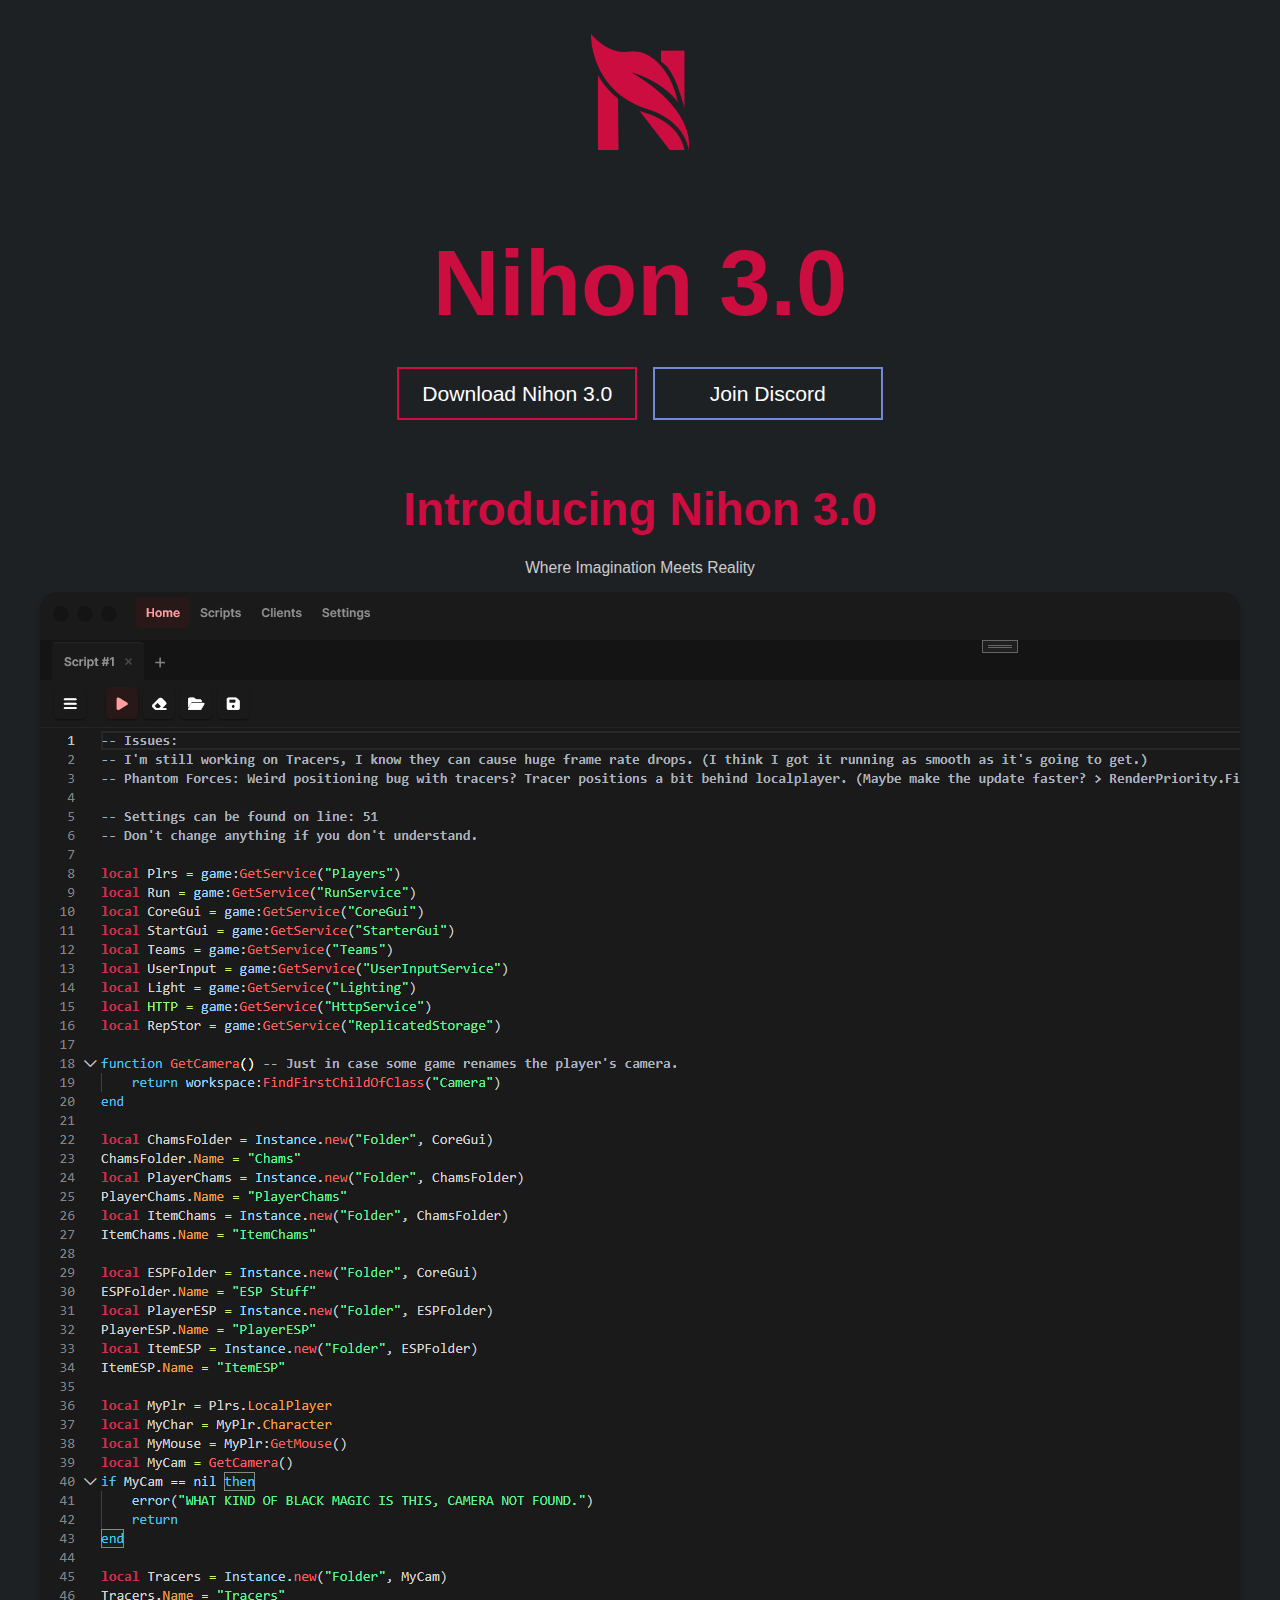
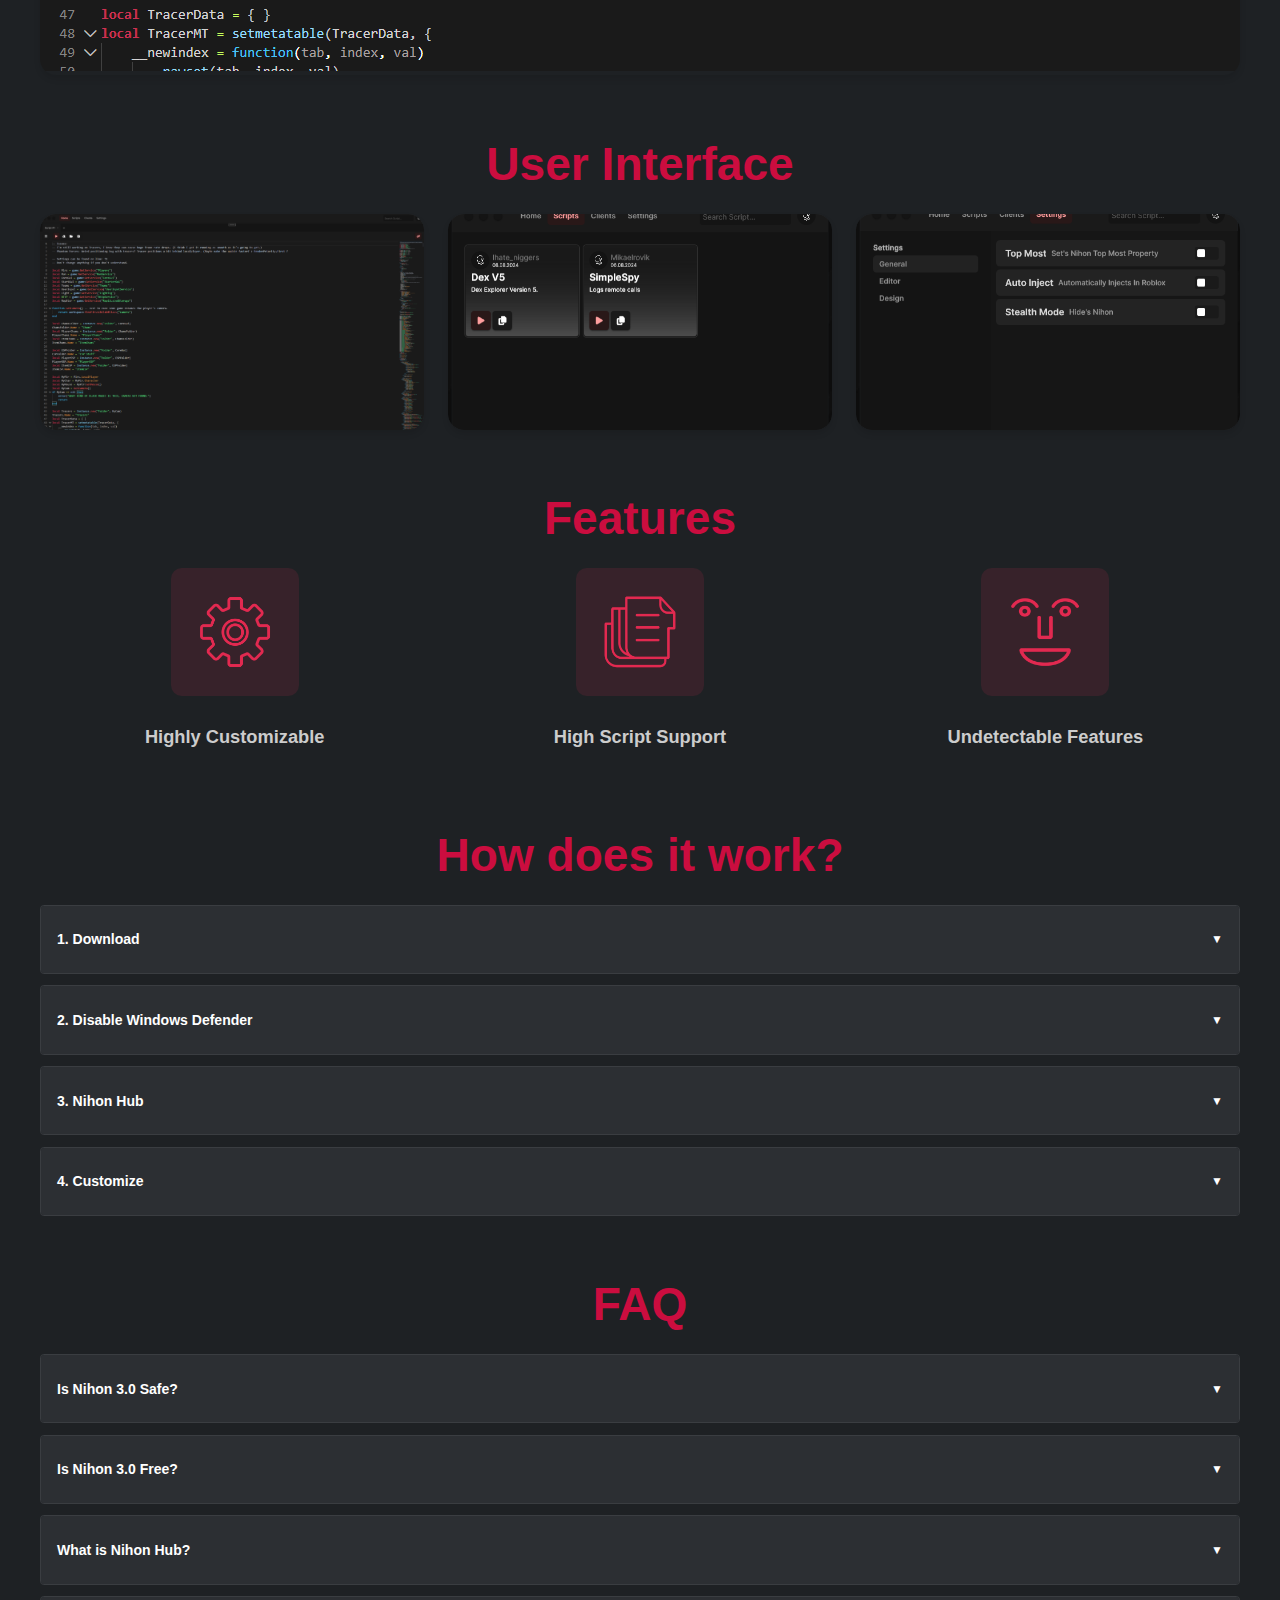
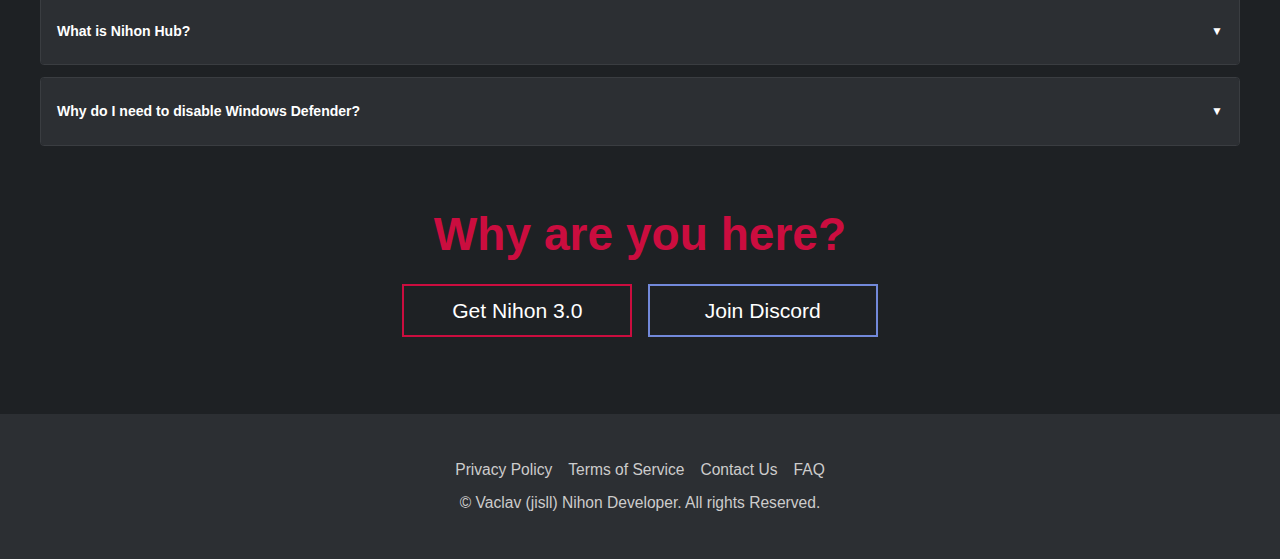
<file: index.html>
<!DOCTYPE html>
<html lang="en">
<head>
    <meta charset="UTF-8">
    <meta name="google-adsense-account" content="ca-pub-4528405650705823">
    <meta name="viewport" content="width=device-width, initial-scale=1.0">
    <title>Nihon 3.0 - Where Imagination Meets Reality</title>
    <script async src="https://pagead2.googlesyndication.com/pagead/js/adsbygoogle.js?client=ca-pub-4528405650705823" crossorigin="anonymous"></script>
    <style>
        body {
            font-family: 'Poppins', sans-serif;
            background-color: #1E2124;
            margin: 0;
            display: flex;
            flex-direction: column;
            align-items: center;
            min-height: 100vh;
            cursor: default;
            font-size: 15.6px;
            color: #ccc;
        }

        .container {
            width: 100%;
            max-width: 1200px;
            padding: 0.96rem;
            margin: 0 auto;
        }

        h1 {
            font-size: 5.76rem;
            margin-bottom: 1.92rem;
            color: #cb0d3f;
            font-weight: 700;
            text-align: center;
        }

        h2 {
            font-size: 2.88rem;
            color: #cb0d3f;
            margin-bottom: 1.44rem;
            text-align: center;
        }

        .logo {
            height: 9.6rem;
            display: block;
            margin: 0 auto;
        }

        .button-container {
            display: flex;
            gap: 0.96rem;
            justify-content: center;
            margin-bottom: 2.88rem;
        }

        .button {
            font-size: 1.32rem;
            color: #fff;
            text-decoration: none;
            padding: 0.78rem 1.44rem;
            border-radius: 0;
            transition: background-color 0.3s, color 0.3s, transform 0.3s;
            display: inline-flex;
            align-items: center;
            justify-content: center;
            min-width: 180px;
        }

        .download-button {
            border: 2px solid #cb0d3f;
        }

        .discord-button {
            border: 2px solid #7289DA;
        }

        .button:hover {
            transform: scale(1.05);
        }

        .download-button:hover {
            background-color: #cb0d3f;
        }

        .discord-button:hover {
            background-color: #7289DA;
        }

        .section {
            margin: 3.84rem 0;
        }

        .image-grid {
            display: grid;
            grid-template-columns: repeat(3, 1fr);
            gap: 1.5rem;
        }

        .image-placeholder {
            background-color: #2c2f33;
            aspect-ratio: 16 / 9;
            display: flex;
            justify-content: center;
            align-items: center;
            border-radius: 1rem;
            overflow: hidden;
            transition: transform 0.3s ease, box-shadow 0.3s ease;
            box-shadow: 0 4px 6px rgba(0, 0, 0, 0.1);
        }

        .image-placeholder:hover {
            transform: translateY(-5px);
            box-shadow: 0 10px 20px rgba(0, 0, 0, 0.2);
        }

        .image-placeholder img {
            width: 100%;
            height: 100%;
            object-fit: cover;
        }

        .introducing-image {
            width: 100%;
            max-width: 1200px;
            height: auto;
            border-radius: 1rem;
            overflow: hidden;
            transition: transform 0.3s ease, box-shadow 0.3s ease;
            box-shadow: 0 4px 6px rgba(0, 0, 0, 0.1);
        }

        .introducing-image:hover {
            transform: translateY(-5px);
            box-shadow: 0 10px 20px rgba(0, 0, 0, 0.2);
        }

        .dropdown {
            background-color: #2c2f33;
            margin-bottom: 0.72rem;
            border-radius: 0.24rem;
            overflow: hidden;
            border: 1px solid #3a3d41;
            transition: all 0.3s ease;
        }

        .dropdown-header {
            background-color: #2c2f33;
            color: #fff;
            padding: 0.72rem 1rem;
            cursor: pointer;
            display: flex;
            justify-content: space-between;
            align-items: center;
            font-size: 0.75rem;
        }

        .dropdown-content {
            max-height: 0;
            overflow: hidden;
            transition: max-height 0.3s ease-out;
            padding: 0 1rem;
            font-size: 0.75rem;
        }

        .dropdown-content p {
            margin: 0;
            padding: 0.72rem 0;
        }

        footer {
            background-color: #2c2f33;
            padding: 1.92rem 0;
            text-align: center;
            width: 100%;
        }

        .footer-links {
            display: flex;
            justify-content: center;
            gap: 1rem;
            margin-top: 1rem;
        }

        .footer-links a {
            color: #ccc;
            text-decoration: none;
            transition: color 0.3s ease;
        }

        .footer-links a:hover {
            color: #cb0d3f;
        }

        .features {
            display: grid;
            grid-template-columns: repeat(3, 1fr);
            gap: 1rem;
            text-align: center;
        }

        .feature {
            display: flex;
            flex-direction: column;
            align-items: center;
        }

        .feature-icon {
            width: 128px;
            height: 128px;
            margin-bottom: 0.72rem;
            display: flex;
            justify-content: center;
            align-items: center;
            overflow: hidden;
        }

        .feature-img {
            max-width: 100%;
            max-height: 100%;
            object-fit: contain;
        }

        @media screen and (max-width: 1200px) {
            .image-grid,
            .features {
                grid-template-columns: repeat(2, 1fr);
            }
        }

        @media screen and (max-width: 768px) {
            .button-container {
                flex-direction: column;
            }

            .image-grid,
            .features {
                grid-template-columns: 1fr;
            }
        }

        p {
            text-align: center;
        }
    </style>
</head>

<body>
    <script data-cfasync="false" src="//acscdn.com/script/suv4.js" data-adel="lwsu" cdnd="acscdn.com" zid="5468015"></script>
    <div class="container">
        <img src="assets/images/logo.png" alt="Nihon Logo" class="logo">
        <h1>Nihon 3.0</h1>
        <div class="button-container">
            <a href="#" class="button download-button">Download Nihon 3.0</a>
            <a href="https://discord.gg/3Syz24X2UD" class="button discord-button" target="_blank" rel="noopener noreferrer">Join Discord</a>
        </div>

        <!-- 1. Ad -->
        <script async src="https://pagead2.googlesyndication.com/pagead/js/adsbygoogle.js?client=ca-pub-4528405650705823"
        crossorigin="anonymous"></script>
        <ins class="adsbygoogle"
             style="display:block"
             data-ad-client="ca-pub-4528405650705823"
             data-ad-slot="1080598324"
             data-ad-format="auto"
             data-full-width-responsive="true"></ins>
        <script>
             (adsbygoogle = window.adsbygoogle || []).push({});
        </script>

        <section class="section">
            <h2>Introducing Nihon 3.0</h2>
            <p>Where Imagination Meets Reality</p>
            <div class="introducing-image">
                <img src="assets/images/nihonbig.png" alt="Nihon 3.0">
            </div>
        </section>

        <!-- 2. Ad -->
        <script async src="https://pagead2.googlesyndication.com/pagead/js/adsbygoogle.js?client=ca-pub-4528405650705823"
        crossorigin="anonymous"></script>
        <ins class="adsbygoogle"
             style="display:block"
             data-ad-client="ca-pub-4528405650705823"
             data-ad-slot="3081274818"
             data-ad-format="auto"
             data-full-width-responsive="true"></ins>
        <script>
             (adsbygoogle = window.adsbygoogle || []).push({});
        </script>

        <section class="section">
            <h2>User Interface</h2>
            <div class="image-grid">
                <div class="image-placeholder"><img src="assets/images/home.png" alt="Home"></div>
                <div class="image-placeholder"><img src="assets/images/scripts.png" alt="Scripts"></div>
                <div class="image-placeholder"><img src="assets/images/settings.png" alt="Settings"></div>
            </div>
        </section>

        <!-- 3. Ad -->
        <script async src="https://pagead2.googlesyndication.com/pagead/js/adsbygoogle.js?client=ca-pub-4528405650705823"
        crossorigin="anonymous"></script>
        <ins class="adsbygoogle"
             style="display:block"
             data-ad-client="ca-pub-4528405650705823"
             data-ad-slot="3711830203"
             data-ad-format="auto"
             data-full-width-responsive="true"></ins>
        <script>
             (adsbygoogle = window.adsbygoogle || []).push({});
        </script>

        <section class="section">
            <h2>Features</h2>
            <div class="features">
                <div class="feature">
                    <div class="feature-icon">
                        <img src="assets/images/nihoncustom.png" alt="Highly Customizable" class="feature-img">
                    </div>
                    <h3>Highly Customizable</h3>
                </div>
                <div class="feature">
                    <div class="feature-icon">
                        <img src="assets/images/nihonscript.png" alt="High Script Support" class="feature-img">
                    </div>
                    <h3>High Script Support</h3>
                </div>
                <div class="feature">
                    <div class="feature-icon">
                        <img src="assets/images/nihonfeatures.png" alt="Undetectable Features" class="feature-img">
                    </div>
                    <h3>Undetectable Features</h3>
                </div>
            </div>
        </section>

        <!-- 4. Ad -->
        <script async src="https://pagead2.googlesyndication.com/pagead/js/adsbygoogle.js?client=ca-pub-4528405650705823"
        crossorigin="anonymous"></script>
        <ins class="adsbygoogle"
             style="display:block"
             data-ad-client="ca-pub-4528405650705823"
             data-ad-slot="2398748537"
             data-ad-format="auto"
             data-full-width-responsive="true"></ins>
        <script>
             (adsbygoogle = window.adsbygoogle || []).push({});
        </script>

        <section class="section">
            <h2>How does it work?</h2>
            <div class="dropdown">
                <div class="dropdown-header">
                    <h3>1. Download</h3>
                    <span class="toggle">▼</span>
                </div>
                <div class="dropdown-content">
                    <p>Download Nihon 3.0 from our official website or Discord server. Make sure to get the latest version for the best experience.</p>
                </div>
            </div>
            <div class="dropdown">
                <div class="dropdown-header">
                    <h3>2. Disable Windows Defender</h3>
                    <span class="toggle">▼</span>
                </div>
                <div class="dropdown-content">
                    <p>Temporarily disable Windows Defender to ensure smooth installation and operation of Nihon 3.0.</p>
                </div>
            </div>
            <div class="dropdown">
                <div class="dropdown-header">
                    <h3>3. Nihon Hub</h3>
                    <span class="toggle">▼</span>
                </div>
                <div class="dropdown-content">
                    <p>Explore our proprietary Nihon Hub, a comprehensive script hub designed specifically for Nihon 3.0 users.</p>
                </div>
            </div>
            <div class="dropdown">
                <div class="dropdown-header">
                    <h3>4. Customize</h3>
                    <span class="toggle">▼</span>
                </div>
                <div class="dropdown-content">
                    <p>Create a configuration and adjust the settings to make a custom Nihon Theme that suits your preferences and needs!</p>
                </div>
            </div>
        </section>

        <!-- 5. Ad -->
        <script async src="https://pagead2.googlesyndication.com/pagead/js/adsbygoogle.js?client=ca-pub-4528405650705823"
        crossorigin="anonymous"></script>
        <ins class="adsbygoogle"
             style="display:block"
             data-ad-client="ca-pub-4528405650705823"
             data-ad-slot="2459863253"
             data-ad-format="auto"
             data-full-width-responsive="true"></ins>
        <script>
             (adsbygoogle = window.adsbygoogle || []).push({});
        </script>

        <section class="section">
            <h2>FAQ</h2>
            <div class="dropdown">
                <div class="dropdown-header">
                    <h3>Is Nihon 3.0 Safe?</h3>
                    <span class="toggle">▼</span>
                </div>
                <div class="dropdown-content">
                    <p>Nihon 3.0 is built to be undetectable. However, if a player is blatantly cheating and gets reported, then there's a risk of an account ban on any game.</p>
                </div>
            </div>
            <div class="dropdown">
                <div class="dropdown-header">
                    <h3>Is Nihon 3.0 Free?</h3>
                    <span class="toggle">▼</span>
                </div>
                <div class="dropdown-content">
                    <p>Yes, Nihon 3.0 is free to use. We implement a Key System to manage access and ensure we can run Nihon for you.</p>
                </div>
            </div>
            <div class="dropdown">
                <div class="dropdown-header">
                    <h3>What is Nihon Hub?</h3>
                    <span class="toggle">▼</span>
                </div>
            </div>
            <div class="dropdown">
                <div class="dropdown-header">
                    <h3>What is Nihon Hub?</h3>
                    <span class="toggle">▼</span>
                </div>
                <div class="dropdown-content">
                    <p>Nihon Hub is our proprietary script hub, exclusively available for Nihon 3.0 users. It provides a wide range of scripts.</p>
                </div>
            </div>
            <div class="dropdown">
                <div class="dropdown-header">
                    <h3>Why do I need to disable Windows Defender?</h3>
                    <span class="toggle">▼</span>
                </div>
                <div class="dropdown-content">
                    <p>Windows Defender may interfere with the installation and operation of Nihon 3.0. Disabling it temporarily ensures a smooth setup process.</p>
                </div>
            </div>
        </section>

        <!-- 6. Ad -->
        <script async src="https://pagead2.googlesyndication.com/pagead/js/adsbygoogle.js?client=ca-pub-4528405650705823"
        crossorigin="anonymous"></script>
        <ins class="adsbygoogle"
             style="display:block"
             data-ad-client="ca-pub-4528405650705823"
             data-ad-slot="5324294778"
             data-ad-format="auto"
             data-full-width-responsive="true"></ins>
        <script>
             (adsbygoogle = window.adsbygoogle || []).push({});
        </script>

        <section class="section">
            <h2>Why are you here?</h2>
            <div class="button-container">
                <a href="#" class="button download-button">Get Nihon 3.0</a>
                <a href="https://discord.gg/3Syz24X2UD" class="button discord-button" target="_blank" rel="noopener noreferrer">Join Discord</a>
            </div>
        </section>
    </div>

    <footer>
        <div class="footer-links">
            <a href="privacy-policy.html">Privacy Policy</a>
            <a href="terms-of-service.html">Terms of Service</a>
            <a href="https://discord.gg/3Syz24X2UD">Contact Us</a>
            <a href="#faq">FAQ</a>
        </div>
        <p>&copy; Vaclav (jisll) Nihon Developer. All rights Reserved.</p>
    </footer>

    <script>
        document.querySelectorAll('.dropdown-header').forEach(header => {
            header.addEventListener('click', () => {
                const content = header.nextElementSibling;
                const toggle = header.querySelector('.toggle');
                content.classList.toggle('active');
                toggle.textContent = content.classList.contains('active') ? '▲' : '▼';
                if (content.classList.contains('active')) {
                    content.style.maxHeight = content.scrollHeight + "px";
                } else {
                    content.style.maxHeight = null;
                }
            });
        });
    </script>
    <script src="noab.js"></script>
</body>
</html>
</file>
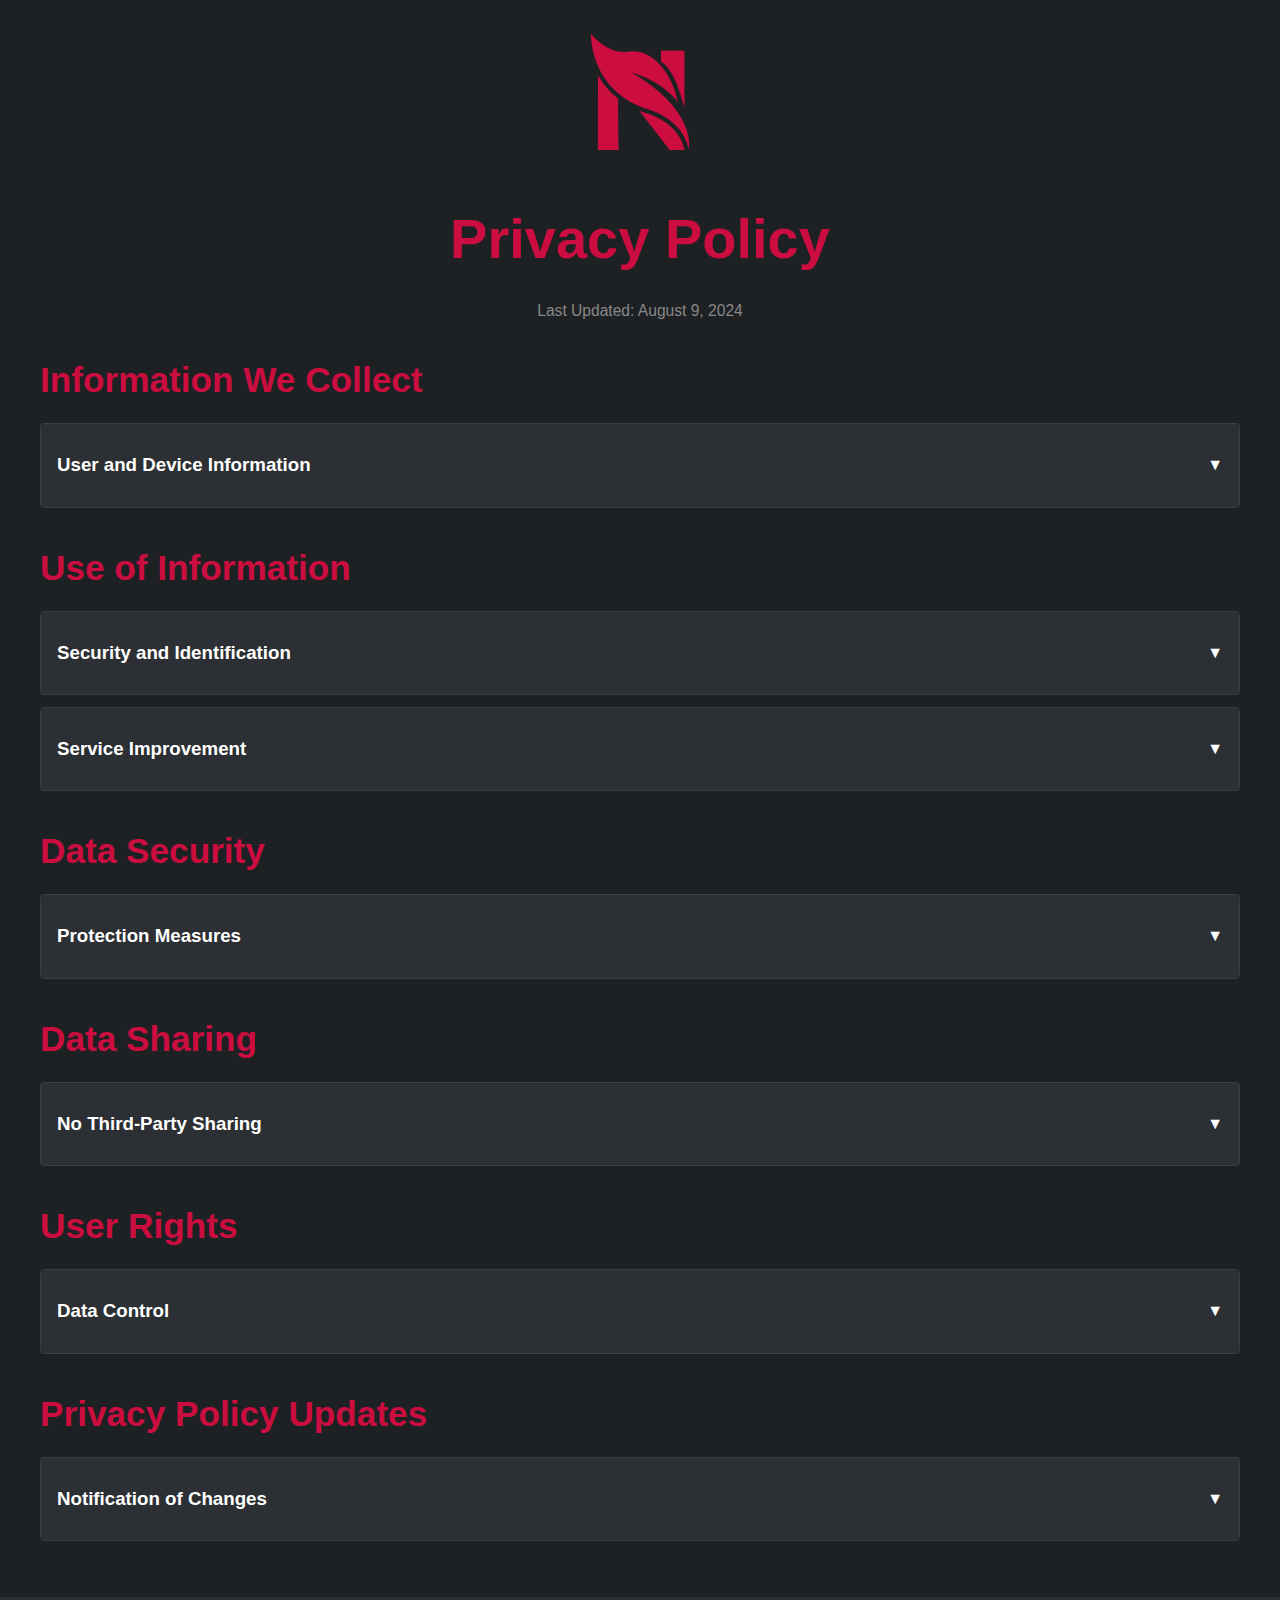
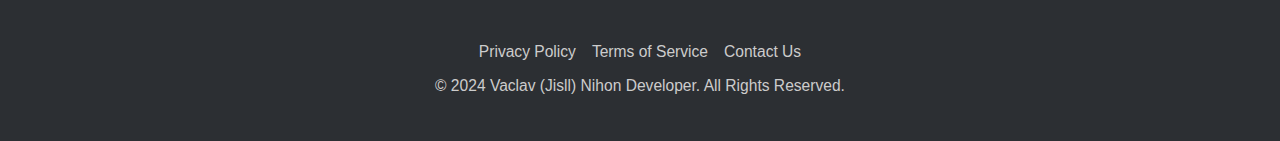
<file: privacy-policy.html>
<!DOCTYPE html>
<html lang="en">

<head>
    <meta charset="UTF-8">
    <meta name="google-adsense-account" content="ca-pub-4528405650705823">
    <meta name="viewport" content="width=device-width, initial-scale=1.0">
    <script async src="https://pagead2.googlesyndication.com/pagead/js/adsbygoogle.js?client=ca-pub-4528405650705823" crossorigin="anonymous"></script>
    <title>Nihon 3.0 - Privacy Policy</title>
    <style>
        body {
            font-family: 'Poppins', sans-serif;
            background-color: #1E2124;
            margin: 0;
            display: flex;
            flex-direction: column;
            align-items: center;
            min-height: 100vh;
            cursor: default;
            font-size: 15.6px;
            color: #ccc;
        }

        .container {
            width: 100%;
            max-width: 1200px;
            padding: 0.96rem;
            margin: 0 auto;
        }

        h1 {
            font-size: 3.5rem;
            margin-bottom: 1.92rem;
            color: #cb0d3f;
            font-weight: 700;
            text-align: center;
        }

        h2 {
            font-size: 2.2rem;
            color: #cb0d3f;
            margin-bottom: 1.44rem;
            text-align: left;
        }

        .logo {
            height: 9.6rem;
            display: block;
            margin: 0 auto;
        }

        .section {
            margin: 2.5rem 0;
        }

        .dropdown {
            background-color: #2c2f33;
            margin-bottom: 0.72rem;
            border-radius: 0.24rem;
            overflow: hidden;
            border: 1px solid #3a3d41;
            transition: all 0.3s ease;
        }

        .dropdown-header {
            background-color: #2c2f33;
            color: #fff;
            padding: 0.72rem 1rem;
            cursor: pointer;
            display: flex;
            justify-content: space-between;
            align-items: center;
            font-size: 1rem;
        }

        .dropdown-content {
            max-height: 0;
            overflow: hidden;
            transition: max-height 0.3s ease-out;
            padding: 0 1rem;
        }

        .dropdown-content p {
            margin: 0;
            padding: 0.72rem 0;
        }

        footer {
            background-color: #2c2f33;
            padding: 1.92rem 0;
            text-align: center;
            width: 100%;
        }

        .footer-links {
            display: flex;
            justify-content: center;
            gap: 1rem;
            margin-top: 1rem;
        }

        .footer-links a {
            color: #ccc;
            text-decoration: none;
            transition: color 0.3s ease;
        }

        .footer-links a:hover {
            color: #cb0d3f;
        }

        .last-updated {
            text-align: center;
            color: #888;
            margin-bottom: 2rem;
        }
    </style>
</head>

<body>
    <div class="container">
        <img src="assets/images/logo.png" alt="Nihon Logo" class="logo">
        <h1>Privacy Policy</h1>
        <p class="last-updated">Last Updated: August 9, 2024</p>

        <section class="section">
            <h2>Information We Collect</h2>
            <div class="dropdown">
                <div class="dropdown-header">
                    <h3>User and Device Information</h3>
                    <span class="toggle">▼</span>
                </div>
                <div class="dropdown-content">
                    <p>Nihon 3.0 collects certain information about users and their devices to ensure the functionality and security of our executor. This includes:</p>
                    <ul>
                        <li>IP addresses</li>
                        <li>Device fingerprints</li>
                        <li>Operating system information</li>
                        <li>Hardware specifications</li>
                    </ul>
                </div>
            </div>
        </section>

        <section class="section">
            <h2>Use of Information</h2>
            <div class="dropdown">
                <div class="dropdown-header">
                    <h3>Security and Identification</h3>
                    <span class="toggle">▼</span>
                </div>
                <div class="dropdown-content">
                    <p>The collected data is used to:</p>
                    <ul>
                        <li>Uniquely identify users</li>
                        <li>Prevent unauthorized access</li>
                        <li>Protect the integrity of our executor</li>
                        <li>Detect and prevent abuse and fraud</li>
                    </ul>
                </div>
            </div>
            <div class="dropdown">
                <div class="dropdown-header">
                    <h3>Service Improvement</h3>
                    <span class="toggle">▼</span>
                </div>
                <div class="dropdown-content">
                    <p>We analyze the collected data to:</p>
                    <ul>
                        <li>Optimize Nihon 3.0's performance</li>
                        <li>Develop new features</li>
                        <li>Identify and resolve compatibility issues</li>
                    </ul>
                </div>
            </div>
        </section>

        <section class="section">
            <h2>Data Security</h2>
            <div class="dropdown">
                <div class="dropdown-header">
                    <h3>Protection Measures</h3>
                    <span class="toggle">▼</span>
                </div>
                <div class="dropdown-content">
                    <p>Nihon 3.0 employs advanced security measures to protect your data from unauthorized access or misuse. We use encryption and secure protocols to safeguard all information transmitted through our software.</p>
                </div>
            </div>
        </section>

        <section class="section">
            <h2>Data Sharing</h2>
            <div class="dropdown">
                <div class="dropdown-header">
                    <h3>No Third-Party Sharing</h3>
                    <span class="toggle">▼</span>
                </div>
                <div class="dropdown-content">
                    <p>Nihon 3.0 does not sell or share your personal information with third parties. We use the collected data solely for the purposes mentioned above and to improve our service.</p>
                </div>
            </div>
        </section>

        <section class="section">
            <h2>User Rights</h2>
            <div class="dropdown">
                <div class="dropdown-header">
                    <h3>Data Control</h3>
                    <span class="toggle">▼</span>
                </div>
                <div class="dropdown-content">
                    <p>You have the right to request access to your data, ask for corrections, or request deletion of your information. Contact us through our Discord server for any data-related inquiries.</p>
                </div>
            </div>
        </section>

        <section class="section">
            <h2>Privacy Policy Updates</h2>
            <div class="dropdown">
                <div class="dropdown-header">
                    <h3>Notification of Changes</h3>
                    <span class="toggle">▼</span>
                </div>
                <div class="dropdown-content">
                    <p>We may update this privacy policy from time to time. We will notify users of any significant changes through our software or Discord server.</p>
                </div>
            </div>
        </section>
    </div>

    <footer>
        <div class="footer-links">
            <a href="/privacy-policy.html">Privacy Policy</a>
            <a href="/terms-of-use.html">Terms of Service</a>
            <a href="https://discord.gg/3Syz24X2UD">Contact Us</a>
        </div>
        <p>&copy; 2024 Vaclav (Jisll) Nihon Developer. All Rights Reserved.</p>
    </footer>

    <script>
        document.querySelectorAll('.dropdown-header').forEach(header => {
            header.addEventListener('click', () => {
                const content = header.nextElementSibling;
                const toggle = header.querySelector('.toggle');
                content.classList.toggle('active');
                toggle.classList.toggle('active');
                if (content.classList.contains('active')) {
                    content.style.maxHeight = content.scrollHeight + "px";
                } else {
                    content.style.maxHeight = null;
                }
            });
        });
    </script>
    <script async src="https://pagead2.googlesyndication.com/pagead/js/adsbygoogle.js?client=ca-pub-4528405650705823" crossorigin="anonymous"></script>
</body>

</html>
</file>
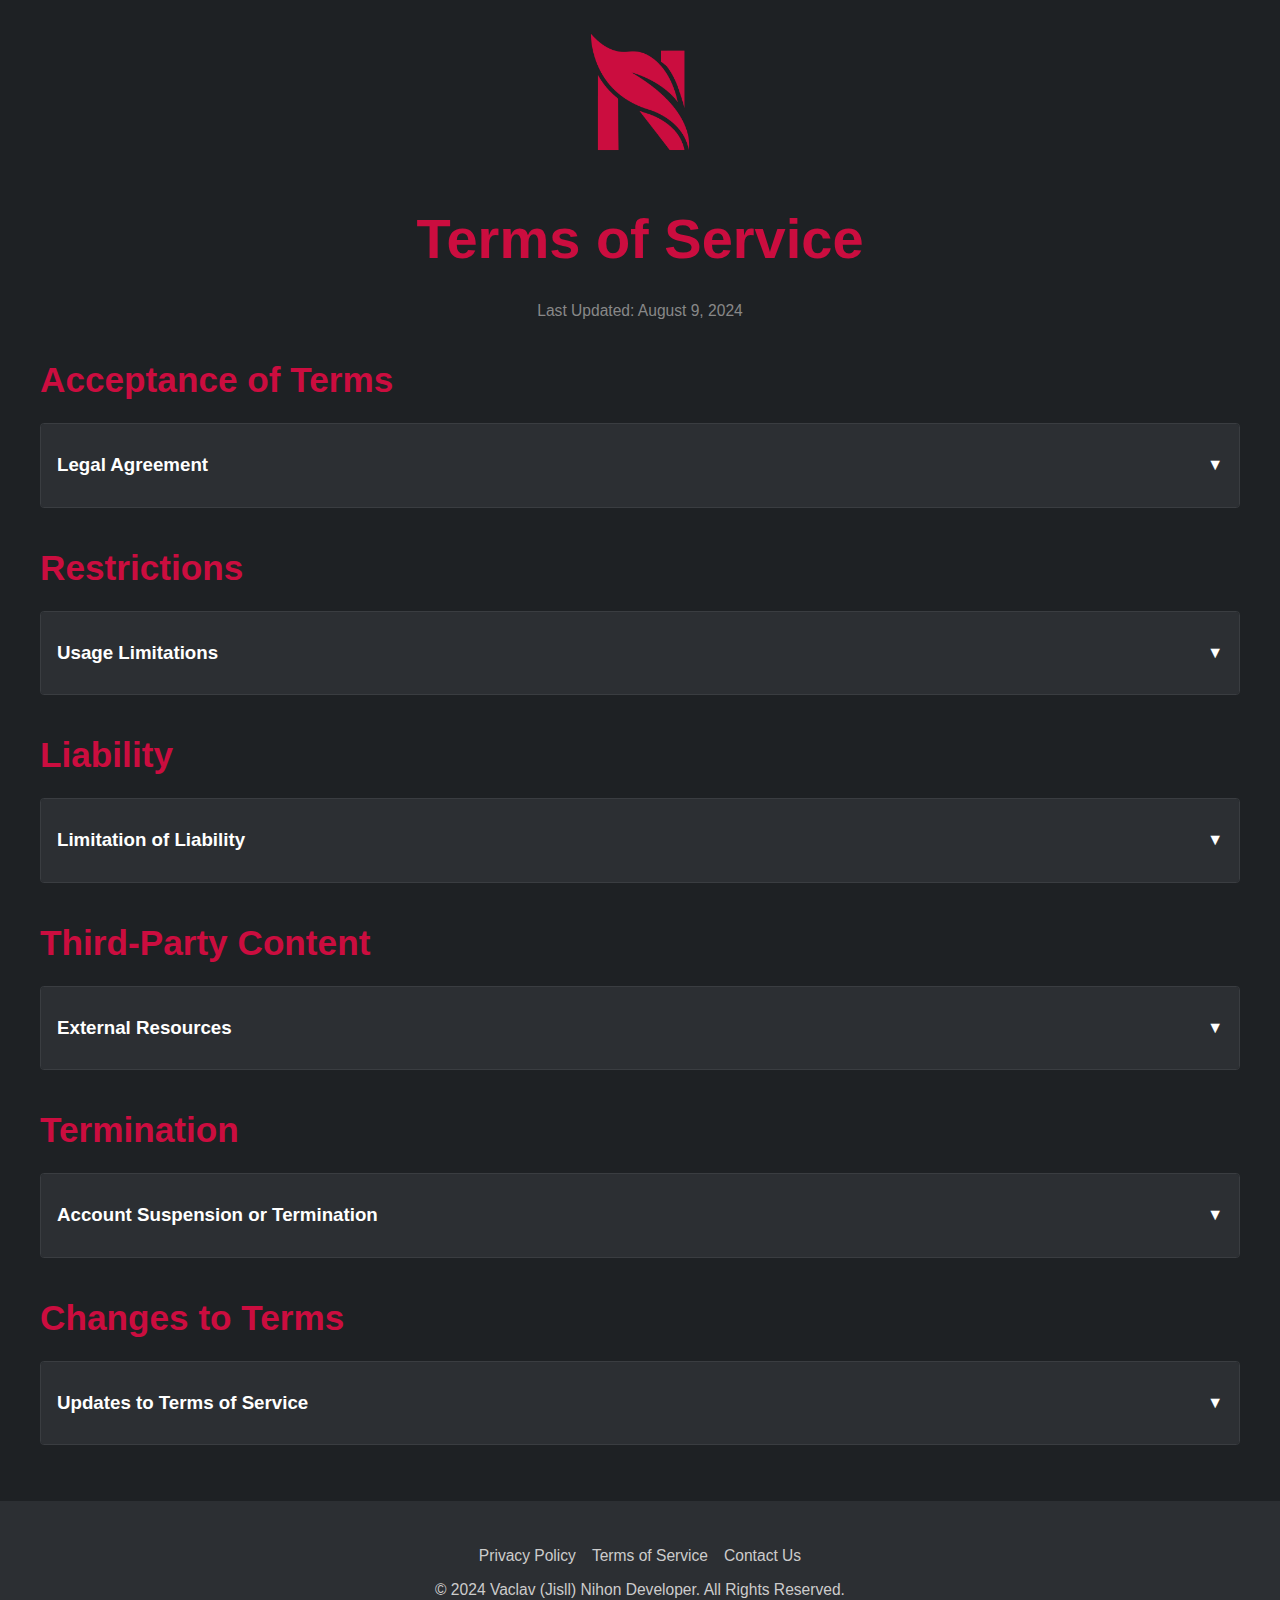
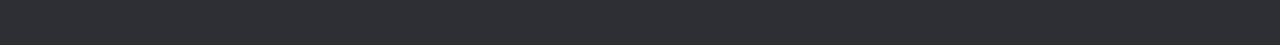
<file: terms-of-service.html>
<!DOCTYPE html>
<html lang="en">

<head>
    <meta charset="UTF-8">
    <meta name="google-adsense-account" content="ca-pub-4528405650705823">
    <meta name="viewport" content="width=device-width, initial-scale=1.0">
    <script async src="https://pagead2.googlesyndication.com/pagead/js/adsbygoogle.js?client=ca-pub-4528405650705823" crossorigin="anonymous"></script>
    <title>Nihon 3.0 - Terms of Service</title>
    <style>
        body {
            font-family: 'Poppins', sans-serif;
            background-color: #1E2124;
            margin: 0;
            display: flex;
            flex-direction: column;
            align-items: center;
            min-height: 100vh;
            cursor: default;
            font-size: 15.6px;
            color: #ccc;
        }

        .container {
            width: 100%;
            max-width: 1200px;
            padding: 0.96rem;
            margin: 0 auto;
        }

        h1 {
            font-size: 3.5rem;
            margin-bottom: 1.92rem;
            color: #cb0d3f;
            font-weight: 700;
            text-align: center;
        }

        h2 {
            font-size: 2.2rem;
            color: #cb0d3f;
            margin-bottom: 1.44rem;
            text-align: left;
        }

        .logo {
            height: 9.6rem;
            display: block;
            margin: 0 auto;
        }

        .section {
            margin: 2.5rem 0;
        }

        .dropdown {
            background-color: #2c2f33;
            margin-bottom: 0.72rem;
            border-radius: 0.24rem;
            overflow: hidden;
            border: 1px solid #3a3d41;
            transition: all 0.3s ease;
        }

        .dropdown-header {
            background-color: #2c2f33;
            color: #fff;
            padding: 0.72rem 1rem;
            cursor: pointer;
            display: flex;
            justify-content: space-between;
            align-items: center;
            font-size: 1rem;
        }

        .dropdown-content {
            max-height: 0;
            overflow: hidden;
            transition: max-height 0.3s ease-out;
            padding: 0 1rem;
        }

        .dropdown-content p {
            margin: 0;
            padding: 0.72rem 0;
        }

        footer {
            background-color: #2c2f33;
            padding: 1.92rem 0;
            text-align: center;
            width: 100%;
        }

        .footer-links {
            display: flex;
            justify-content: center;
            gap: 1rem;
            margin-top: 1rem;
        }

        .footer-links a {
            color: #ccc;
            text-decoration: none;
            transition: color 0.3s ease;
        }

        .footer-links a:hover {
            color: #cb0d3f;
        }

        .last-updated {
            text-align: center;
            color: #888;
            margin-bottom: 2rem;
        }
    </style>
</head>

<body>
    <div class="container">
        <img src="assets/images/logo.png" alt="Nihon Logo" class="logo">
        <h1>Terms of Service</h1>
        <p class="last-updated">Last Updated: August 9, 2024</p>

        <section class="section">
            <h2>Acceptance of Terms</h2>
            <div class="dropdown">
                <div class="dropdown-header">
                    <h3>Legal Agreement</h3>
                    <span class="toggle">▼</span>
                </div>
                <div class="dropdown-content">
                    <p>The Terms of Service ("Terms"), which include and hereby incorporate the Privacy Policy ("Privacy Policy"), is a legal agreement between Nihon and its related services ("us," "our," or "we") and you ("you" or "your"). By using or accessing Nihon 3.0, which is referred to as the "Service," you agree (i) that you are 13 years of age or older, (ii) if you are the age of majority in your jurisdiction or over, that you have read, understood, and accept to be bound by the Terms, and (iii) if you are between 13 and the age of majority in your jurisdiction, that your legal guardian has reviewed and agrees to these Terms.</p>
                </div>
            </div>
        </section>

        <section class="section">
            <h2>Restrictions</h2>
            <div class="dropdown">
                <div class="dropdown-header">
                    <h3>Usage Limitations</h3>
                    <span class="toggle">▼</span>
                </div>
                <div class="dropdown-content">
                    <p>By using Nihon 3.0, you agree not to:</p>
                    <ul>
                        <li>Redistribute or monetize our software without permission or credit.</li>
                        <li>Attempt to bypass or modify our systems or how our service is meant to operate.</li>
                        <li>Use Nihon 3.0 for any illegal activities or in violation of any applicable laws.</li>
                        <li>Share your account or access credentials with any third parties.</li>
                    </ul>
                </div>
            </div>
        </section>

        <section class="section">
            <h2>Liability</h2>
            <div class="dropdown">
                <div class="dropdown-header">
                    <h3>Limitation of Liability</h3>
                    <span class="toggle">▼</span>
                </div>
                <div class="dropdown-content">
                    <p>Nihon 3.0 is provided "as is" without any warranties, express or implied. We do not guarantee that the service will be uninterrupted, secure, or error-free. We are not liable for any damages or losses resulting from your use or inability to use the service.</p>
                </div>
            </div>
        </section>

        <section class="section">
            <h2>Third-Party Content</h2>
            <div class="dropdown">
                <div class="dropdown-header">
                    <h3>External Resources</h3>
                    <span class="toggle">▼</span>
                </div>
                <div class="dropdown-content">
                    <p>Nihon 3.0 may include links to third-party websites or services that are not owned or controlled by us. We have no control over, and assume no responsibility for, the content, privacy policies, or practices of any third-party websites or services.</p>
                </div>
            </div>
        </section>

        <section class="section">
            <h2>Termination</h2>
            <div class="dropdown">
                <div class="dropdown-header">
                    <h3>Account Suspension or Termination</h3>
                    <span class="toggle">▼</span>
                </div>
                <div class="dropdown-content">
                    <p>We reserve the right to suspend or terminate your access to Nihon 3.0 at our sole discretion, without notice, for conduct that we believe violates these Terms or is harmful to other users, us, or third parties, or for any other reason.</p>
                </div>
            </div>
        </section>

        <section class="section">
            <h2>Changes to Terms</h2>
            <div class="dropdown">
                <div class="dropdown-header">
                    <h3>Updates to Terms of Service</h3>
                    <span class="toggle">▼</span>
                </div>
                <div class="dropdown-content">
                    <p>We may revise these Terms from time to time. The most current version will always be posted on our website. By continuing to use Nihon 3.0 after revisions become effective, you agree to be bound by the revised Terms.</p>
                </div>
            </div>
        </section>
    </div>

    <footer>
        <div class="footer-links">
            <a href="/privacy-policy.html">Privacy Policy</a>
            <a href="/terms-of-service.html">Terms of Service</a>
            <a href="https://discord.gg/3Syz24X2UD">Contact Us</a>
        </div>
        <p>&copy; 2024 Vaclav (Jisll) Nihon Developer. All Rights Reserved.</p>
    </footer>

    <script>
        document.querySelectorAll('.dropdown-header').forEach(header => {
            header.addEventListener('click', () => {
                const content = header.nextElementSibling;
                const toggle = header.querySelector('.toggle');
                content.classList.toggle('active');
                toggle.classList.toggle('active');
                if (content.classList.contains('active')) {
                    content.style.maxHeight = content.scrollHeight + "px";
                } else {
                    content.style.maxHeight = null;
                }
            });
        });
    </script>
    <script async src="https://pagead2.googlesyndication.com/pagead/js/adsbygoogle.js?client=ca-pub-4528405650705823" crossorigin="anonymous"></script>
</body>

</html>
</file>
